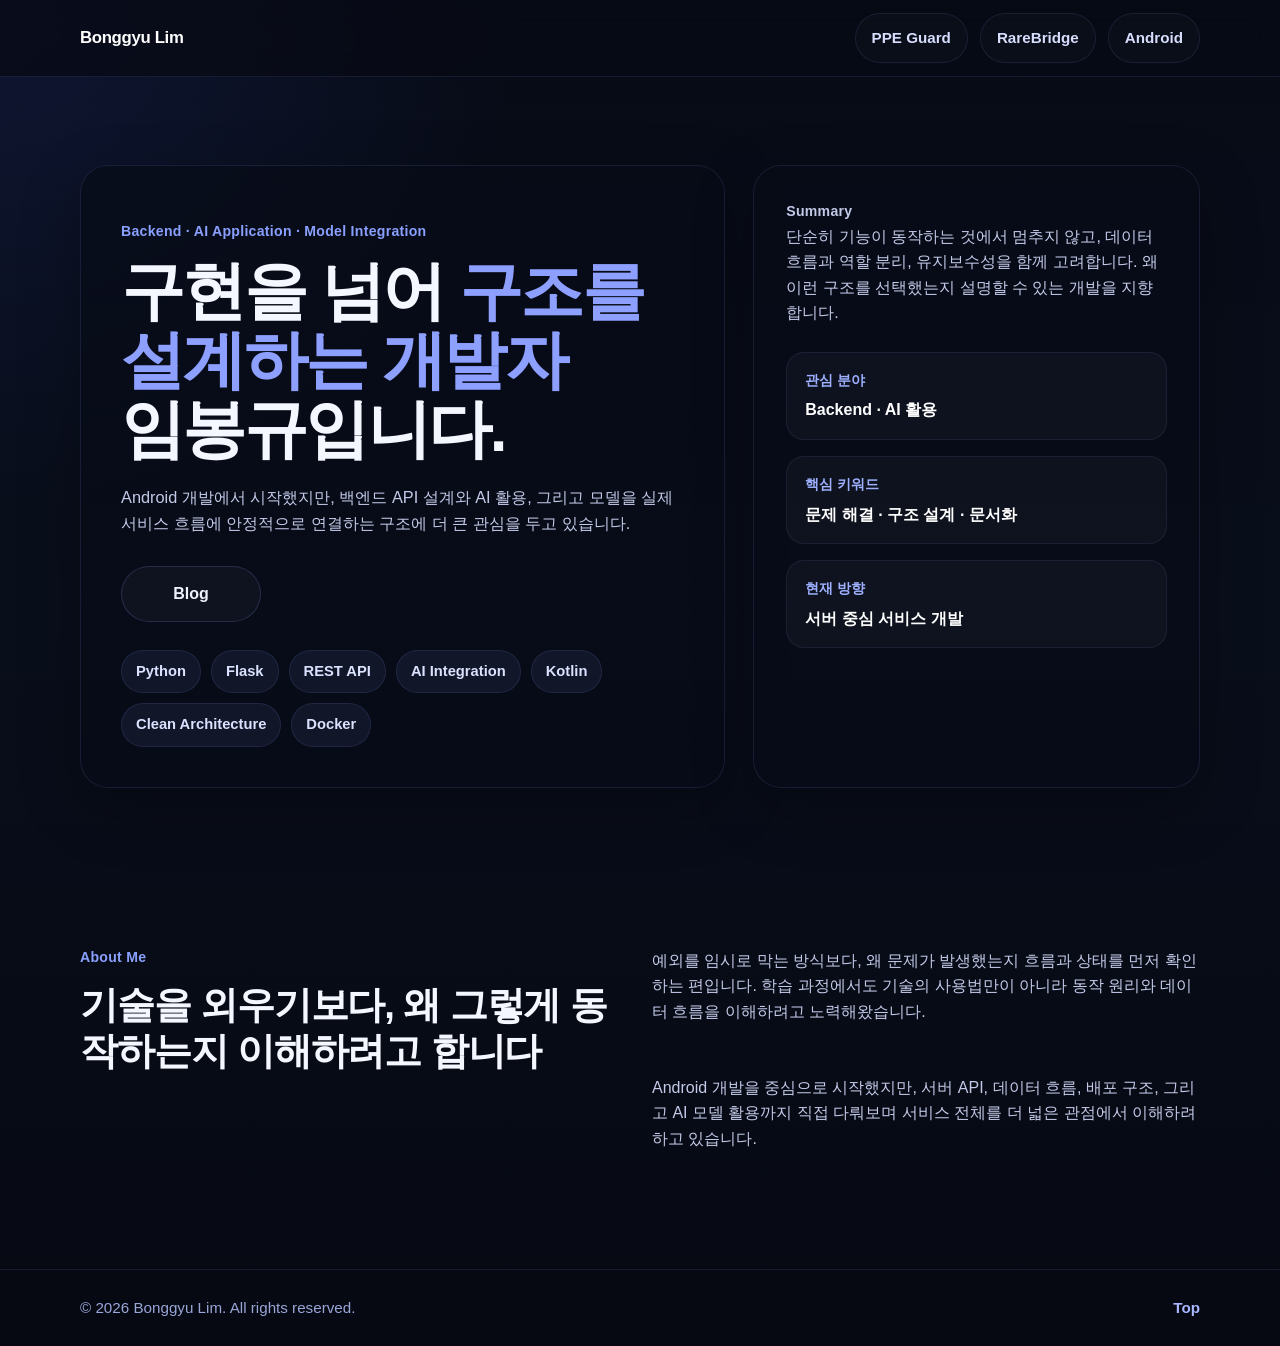
<file: index.html>
<!DOCTYPE html>
<html lang="ko">
<head>
  <meta charset="UTF-8" />
  <meta name="viewport" content="width=device-width, initial-scale=1.0" />
  <title>임봉규 | Portfolio</title>
  <meta
    name="description"
    content="백엔드 · AI 활용 · 모델 연동에 관심이 있는 개발자 임봉규의 포트폴리오"
  />
  <link rel="stylesheet" href="./style.css" />
</head>
<body>
  <header class="header">
    <div class="container nav">
      <a href="./index.html" class="logo">Bonggyu Lim</a>

      <button class="menu-toggle" aria-label="메뉴 열기">
        <span></span><span></span><span></span>
      </button>

      <nav class="nav-links">
        <a href="./pages/ppe-guard.html">PPE Guard</a>
        <a href="./pages/rarebridge.html">RareBridge</a>
        <a href="./pages/android.html">Android</a>
      </nav>
    </div>
  </header>

  <main>
    <section class="hero">
      <div class="container hero-grid">
        <div class="hero-copy">
          <p class="eyebrow">Backend · AI Application · Model Integration</p>

          <h1>
            구현을 넘어
            <span>구조를 설계하는 개발자</span><br />
            임봉규입니다.
          </h1>

          <p class="hero-desc">
            Android 개발에서 시작했지만, 백엔드 API 설계와
            AI 활용, 그리고 모델을 실제 서비스 흐름에 안정적으로 연결하는 구조에
            더 큰 관심을 두고 있습니다.
          </p>

          <div class="hero-actions">
            <a class="btn btn-secondary" href="https://bonggyulim.tistory.com/" target="_blank" rel="noopener noreferrer">
              Blog
            </a>
          </div>

          <ul class="tag-list">
            <li>Python</li>
            <li>Flask</li>
            <li>REST API</li>
            <li>AI Integration</li>
            <li>Kotlin</li>
            <li>Clean Architecture</li>
            <li>Docker</li>
          </ul>
        </div>

        <aside class="summary-card">
          <p class="card-label">Summary</p>
          <p>
            단순히 기능이 동작하는 것에서 멈추지 않고,
            데이터 흐름과 역할 분리, 유지보수성을 함께 고려합니다.
            왜 이런 구조를 선택했는지 설명할 수 있는 개발을 지향합니다.
          </p>

          <div class="summary-points">
            <div class="summary-item">
              <span>관심 분야</span>
              <strong>Backend · AI 활용</strong>
            </div>
            <div class="summary-item">
              <span>핵심 키워드</span>
              <strong>문제 해결 · 구조 설계 · 문서화</strong>
            </div>
            <div class="summary-item">
              <span>현재 방향</span>
              <strong>서버 중심 서비스 개발</strong>
            </div>
          </div>
        </aside>
      </div>
    </section>

    <section class="section">
      <div class="container two-col">
        <div>
          <p class="section-label">About Me</p>
          <h2>기술을 외우기보다, 왜 그렇게 동작하는지 이해하려고 합니다</h2>
        </div>

        <div class="body-copy">
          <p>
            예외를 임시로 막는 방식보다, 왜 문제가 발생했는지 흐름과 상태를 먼저 확인하는 편입니다.
            학습 과정에서도 기술의 사용법만이 아니라 동작 원리와 데이터 흐름을 이해하려고 노력해왔습니다.
          </p>
          <p>
            Android 개발을 중심으로 시작했지만, 서버 API, 데이터 흐름, 배포 구조,
            그리고 AI 모델 활용까지 직접 다뤄보며 서비스 전체를 더 넓은 관점에서 이해하려 하고 있습니다.
          </p>
        </div>
      </div>
    </section>
  </main>

  <footer class="footer">
    <div class="container footer-inner">
      <p>© 2026 Bonggyu Lim. All rights reserved.</p>
      <a href="./index.html" class="text-link">Top</a>
    </div>
  </footer>

  <script src="./script.js"></script>
</body>
</html>
</file>
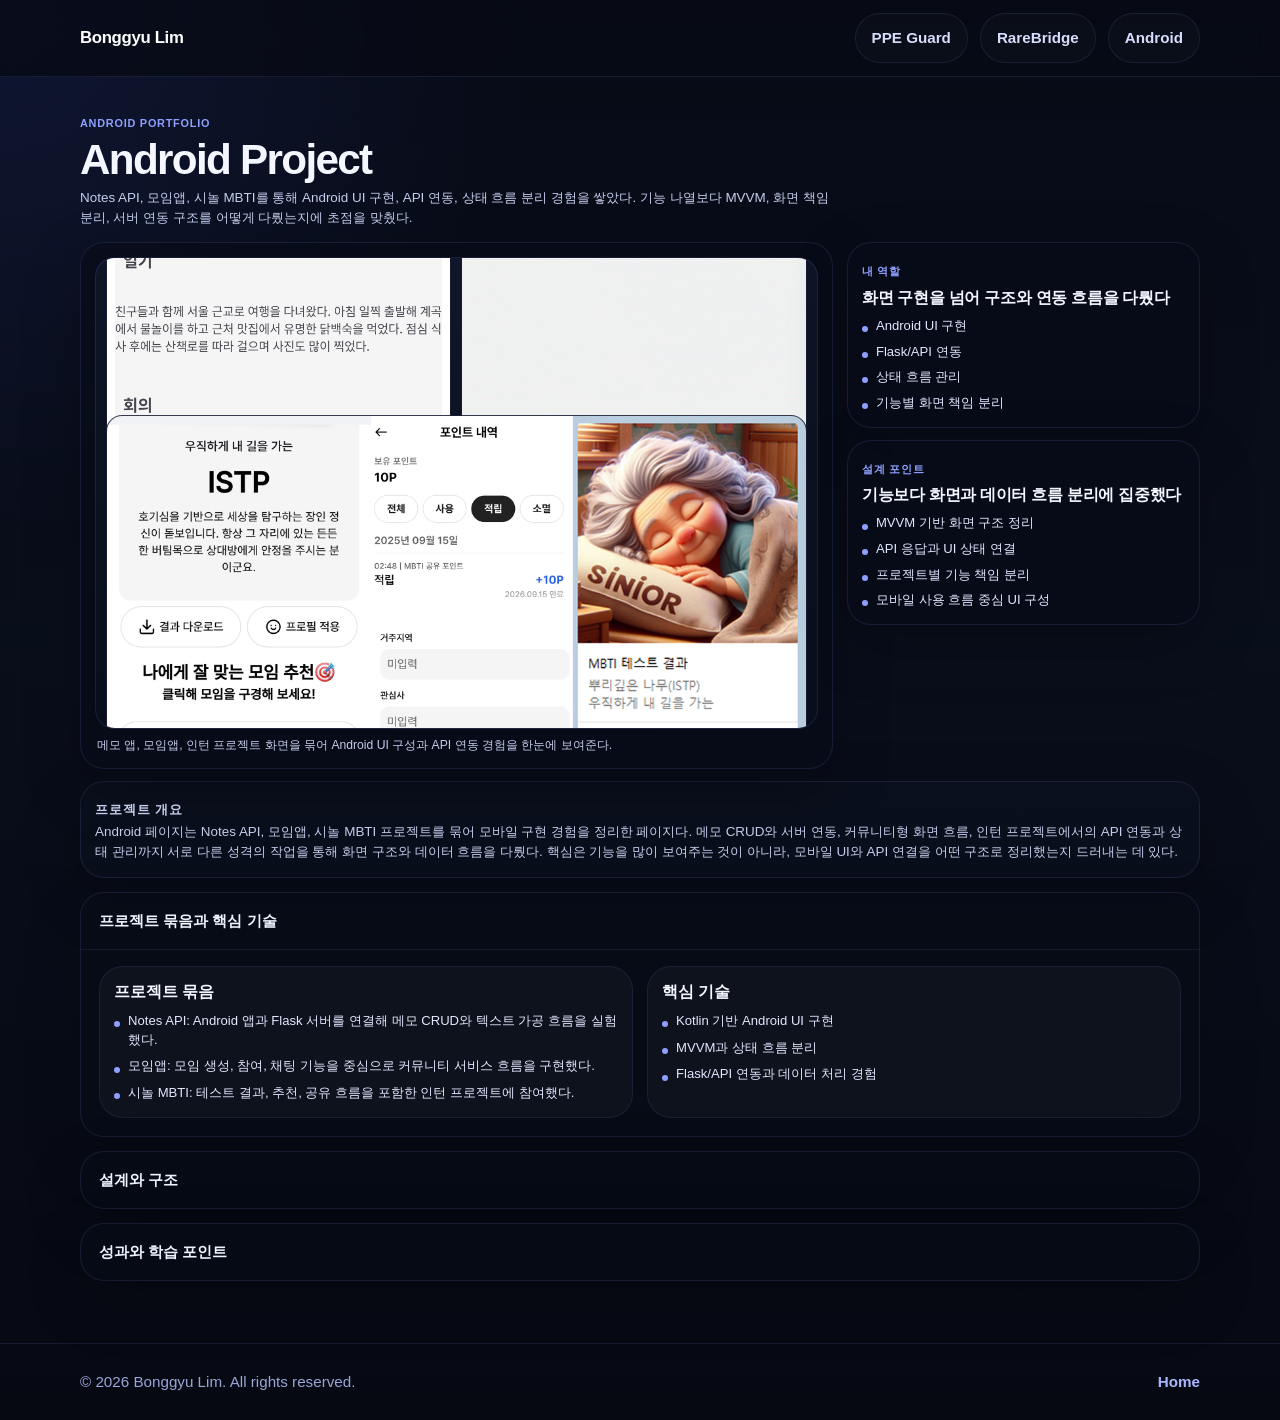
<file: pages/android.html>
<!DOCTYPE html>
<html lang="ko">
<head>
  <meta charset="UTF-8" />
  <meta name="viewport" content="width=device-width, initial-scale=1.0" />
  <title>Android | 임봉규 Portfolio</title>
  <link rel="stylesheet" href="../style.css" />
</head>
<body>
  <header class="header">
    <div class="container nav">
      <a href="../index.html" class="logo">Bonggyu Lim</a>
      <button class="menu-toggle" aria-label="메뉴 열기">
        <span></span><span></span><span></span>
      </button>
      <nav class="nav-links">
        <a href="./ppe-guard.html">PPE Guard</a>
        <a href="./rarebridge.html">RareBridge</a>
        <a href="./android.html">Android</a>
      </nav>
    </div>
  </header>

  <main class="page-wrap project-page">
    <section class="project-shell">
      <div class="container">
        <div class="project-head">
          <p class="project-kicker">Android Portfolio</p>
          <h1>Android Project</h1>
          <p class="project-lead">
            Notes API, 모임앱, 시놀 MBTI를 통해 Android UI 구현, API 연동, 상태 흐름 분리 경험을 쌓았다.
            기능 나열보다 MVVM, 화면 책임 분리, 서버 연동 구조를 어떻게 다뤘는지에 초점을 맞췄다.
          </p>
        </div>

        <section class="project-top">
          <article class="project-media panel">
            <div class="project-media-frame project-media-frame-collage">
              <div class="collage-item">
                <img src="../assets/note_after.png" alt="Notes API 화면" />
              </div>
              <div class="collage-item">
                <img src="../assets/moim_chat.gif" alt="모임앱 채팅 화면" />
              </div>
              <div class="collage-item collage-item-wide">
                <img src="../assets/sinol-main.png" alt="시놀 MBTI 메인 화면" />
              </div>
            </div>
            <p class="project-media-caption">
              메모 앱, 모임앱, 인턴 프로젝트 화면을 묶어 Android UI 구성과 API 연동 경험을 한눈에 보여준다.
            </p>
          </article>

          <aside class="project-side">
            <article class="scan-card panel">
              <p class="scan-card-label">내 역할</p>
              <h2>화면 구현을 넘어 구조와 연동 흐름을 다뤘다</h2>
              <ul class="scan-list">
                <li>Android UI 구현</li>
                <li>Flask/API 연동</li>
                <li>상태 흐름 관리</li>
                <li>기능별 화면 책임 분리</li>
              </ul>
            </article>

            <article class="scan-card panel">
              <p class="scan-card-label">설계 포인트</p>
              <h2>기능보다 화면과 데이터 흐름 분리에 집중했다</h2>
              <ul class="scan-list">
                <li>MVVM 기반 화면 구조 정리</li>
                <li>API 응답과 UI 상태 연결</li>
                <li>프로젝트별 기능 책임 분리</li>
                <li>모바일 사용 흐름 중심 UI 구성</li>
              </ul>
            </article>
          </aside>
        </section>

        <section class="overview-strip panel" id="overview">
          <p class="scan-card-label">프로젝트 개요</p>
          <p>
            Android 페이지는 Notes API, 모임앱, 시놀 MBTI 프로젝트를 묶어 모바일 구현 경험을 정리한 페이지다.
            메모 CRUD와 서버 연동, 커뮤니티형 화면 흐름, 인턴 프로젝트에서의 API 연동과 상태 관리까지 서로 다른
            성격의 작업을 통해 화면 구조와 데이터 흐름을 다뤘다. 핵심은 기능을 많이 보여주는 것이 아니라, 모바일 UI와
            API 연결을 어떤 구조로 정리했는지 드러내는 데 있다.
          </p>
        </section>

        <section class="detail-stack">
          <details class="detail-disclosure" open>
            <summary>프로젝트 묶음과 핵심 기술</summary>
            <div class="detail-grid">
              <article class="detail-panel">
                <h3>프로젝트 묶음</h3>
                <ul class="detail-list compact-list">
                  <li>Notes API: Android 앱과 Flask 서버를 연결해 메모 CRUD와 텍스트 가공 흐름을 실험했다.</li>
                  <li>모임앱: 모임 생성, 참여, 채팅 기능을 중심으로 커뮤니티 서비스 흐름을 구현했다.</li>
                  <li>시놀 MBTI: 테스트 결과, 추천, 공유 흐름을 포함한 인턴 프로젝트에 참여했다.</li>
                </ul>
              </article>
              <article class="detail-panel">
                <h3>핵심 기술</h3>
                <ul class="detail-list compact-list">
                  <li>Kotlin 기반 Android UI 구현</li>
                  <li>MVVM과 상태 흐름 분리</li>
                  <li>Flask/API 연동과 데이터 처리 경험</li>
                </ul>
              </article>
            </div>
          </details>

          <details class="detail-disclosure">
            <summary>설계와 구조</summary>
            <div class="detail-grid">
              <article class="detail-panel">
                <h3>설계 관점</h3>
                <p>
                  Android 프로젝트에서는 화면 구현보다 화면 상태와 데이터 요청이 서로 섞이지 않도록 나누는 데 신경 썼다.
                  기능마다 UI, 상태, API 연동 책임을 구분해 이후 수정과 확장이 가능하도록 구조를 정리했다.
                </p>
              </article>
              <article class="detail-panel">
                <h3>구조 예시</h3>
                <pre class="code-block"><code>app/
|-- data/
|-- domain/
|-- presentation/
|-- di/
`-- ui/</code></pre>
                <p>
                  패키지 분리 기준을 먼저 세워 화면 코드와 데이터 처리 코드를 분리하는 방향으로 접근했다.
                </p>
              </article>
            </div>
          </details>

          <details class="detail-disclosure">
            <summary>성과와 학습 포인트</summary>
            <div class="detail-grid">
              <article class="detail-panel">
                <h3>성과</h3>
                <ul class="detail-list compact-list">
                  <li>Android UI 구현과 서버 연동을 함께 다루는 경험을 쌓았다.</li>
                  <li>프로젝트별로 다른 화면 흐름을 구조적으로 정리해보는 기준을 만들었다.</li>
                  <li>모바일 앱에서 상태 관리와 API 연결을 분리해보는 실전 경험을 확보했다.</li>
                </ul>
              </article>
              <article class="detail-panel">
                <h3>학습 포인트</h3>
                <ul class="detail-list compact-list">
                  <li>MVVM 구조가 화면 수정과 기능 확장에 어떤 이점을 주는지 체감했다.</li>
                  <li>서버 응답과 UI 상태를 연결하는 흐름이 모바일 경험에 큰 영향을 준다는 점을 배웠다.</li>
                  <li>기능 구현보다 화면 책임을 어떻게 나누는지가 유지보수성에 더 중요하다는 기준을 얻었다.</li>
                </ul>
              </article>
            </div>
          </details>
        </section>
      </div>
    </section>
  </main>

  <footer class="footer">
    <div class="container footer-inner">
      <p>© 2026 Bonggyu Lim. All rights reserved.</p>
      <a href="../index.html" class="text-link">Home</a>
    </div>
  </footer>

  <script src="../script.js"></script>
</body>
</html>
</file>
<file: style.css>
* {
  box-sizing: border-box;
}

html {
  scroll-behavior: smooth;
}

body {
  margin: 0;
  font-family: "Pretendard", "Apple SD Gothic Neo", "Noto Sans KR", sans-serif;
  background:
    radial-gradient(circle at top left, rgba(75, 101, 255, 0.12), transparent 28%),
    linear-gradient(180deg, #070b16 0%, #090e1b 45%, #060912 100%);
  color: #f4f7ff;
  line-height: 1.6;
}

a {
  color: inherit;
  text-decoration: none;
}

ul {
  margin: 0;
  padding: 0;
  list-style: none;
}

.container {
  width: min(1120px, calc(100% - 48px));
  margin: 0 auto;
}

.header {
  position: sticky;
  top: 0;
  z-index: 100;
  backdrop-filter: blur(14px);
  background: rgba(8, 11, 20, 0.72);
  border-bottom: 1px solid rgba(138, 155, 255, 0.12);
}

.nav {
  min-height: 76px;
  display: flex;
  align-items: center;
  justify-content: space-between;
  gap: 24px;
}

.logo {
  font-size: 1.05rem;
  font-weight: 800;
  letter-spacing: -0.02em;
  color: #ffffff;
}

.nav-links {
  display: flex;
  align-items: center;
  gap: 12px;
}

.nav-links a {
  padding: 12px 16px;
  border: 1px solid rgba(138, 155, 255, 0.12);
  border-radius: 999px;
  background: rgba(255, 255, 255, 0.02);
  color: #d7defe;
  font-size: 0.95rem;
  font-weight: 600;
  transition: 0.2s ease;
}

.nav-links a:hover {
  transform: translateY(-1px);
  border-color: rgba(138, 155, 255, 0.3);
  background: rgba(112, 130, 255, 0.12);
  color: #ffffff;
}

.menu-toggle {
  display: none;
  flex-direction: column;
  gap: 4px;
  background: transparent;
  border: 0;
  cursor: pointer;
}

.menu-toggle span {
  width: 22px;
  height: 2px;
  border-radius: 999px;
  background: #fff;
}

.hero {
  padding: 88px 0 72px;
}

.hero-grid {
  display: grid;
  grid-template-columns: 1.3fr 0.9fr;
  gap: 28px;
  align-items: stretch;
}

.hero-copy,
.summary-card,
.quick-link-card {
  border: 1px solid rgba(138, 155, 255, 0.12);
  background: rgba(8, 12, 24, 0.7);
  box-shadow: 0 20px 60px rgba(0, 0, 0, 0.28);
}

.hero-copy {
  padding: 40px;
  border-radius: 28px;
}

.eyebrow,
.section-label,
.card-label,
.quick-link-label {
  display: inline-block;
  margin-bottom: 14px;
  color: #89a0ff;
  font-size: 0.88rem;
  font-weight: 700;
  letter-spacing: 0.02em;
}

.hero h1 {
  margin: 0 0 20px;
  font-size: clamp(2.4rem, 5vw, 4.5rem);
  line-height: 1.08;
  letter-spacing: -0.04em;
  word-break: keep-all;
}

.hero h1 span {
  color: #8ea0ff;
}

.hero-desc {
  max-width: 720px;
  margin: 0;
  color: #c3cae8;
  font-size: 1.02rem;
}

.hero-actions {
  display: flex;
  gap: 14px;
  margin-top: 30px;
  flex-wrap: wrap;
}

.btn {
  display: inline-flex;
  align-items: center;
  justify-content: center;
  min-width: 140px;
  padding: 14px 22px;
  border-radius: 999px;
  font-weight: 700;
  transition: 0.2s ease;
}

.btn-primary {
  background: linear-gradient(135deg, #8ea0ff, #6d7cff);
  color: #09101f;
}

.btn-primary:hover {
  transform: translateY(-1px);
  box-shadow: 0 12px 30px rgba(109, 124, 255, 0.28);
}

.btn-secondary {
  border: 1px solid rgba(138, 155, 255, 0.18);
  background: rgba(255, 255, 255, 0.03);
  color: #eef2ff;
}

.btn-secondary:hover {
  transform: translateY(-1px);
  border-color: rgba(138, 155, 255, 0.32);
}

.tag-list {
  display: flex;
  flex-wrap: wrap;
  gap: 10px;
  margin-top: 28px;
}

.tag-list li {
  padding: 9px 14px;
  border-radius: 999px;
  background: rgba(138, 155, 255, 0.08);
  border: 1px solid rgba(138, 155, 255, 0.12);
  color: #dbe2ff;
  font-size: 0.92rem;
  font-weight: 600;
}

.summary-card {
  padding: 32px;
  border-radius: 28px;
}

.summary-card h2 {
  margin: 0 0 14px;
  font-size: 1.8rem;
  line-height: 1.2;
  letter-spacing: -0.03em;
}

.summary-card p {
  margin: 0;
  color: #c3cae8;
}

.summary-points {
  display: grid;
  gap: 16px;
  margin-top: 26px;
}

.summary-item {
  padding: 16px 18px;
  border-radius: 18px;
  background: rgba(255, 255, 255, 0.03);
  border: 1px solid rgba(138, 155, 255, 0.1);
}

.summary-item span {
  display: block;
  margin-bottom: 6px;
  color: #9eb0ff;
  font-size: 0.88rem;
  font-weight: 700;
}

.summary-item strong {
  color: #ffffff;
  font-size: 1rem;
  line-height: 1.5;
}

.section {
  padding: 72px 0;
}

.section-soft {
  padding-top: 0;
}

.quick-links-head,
.two-col {
  display: grid;
  grid-template-columns: 1fr 1fr;
  gap: 24px;
  align-items: start;
}

.quick-links-head h2,
.two-col h2 {
  margin: 0;
  font-size: clamp(1.9rem, 3vw, 2.8rem);
  line-height: 1.2;
  letter-spacing: -0.03em;
}

.section-desc,
.body-copy p {
  color: #c3cae8;
  font-size: 1rem;
}

.body-copy {
  display: grid;
  gap: 18px;
}

.quick-link-grid {
  display: grid;
  grid-template-columns: repeat(3, 1fr);
  gap: 18px;
  margin-top: 30px;
}

.quick-link-card {
  display: block;
  padding: 24px;
  border-radius: 22px;
  transition: 0.2s ease;
}

.quick-link-card:hover {
  transform: translateY(-4px);
  border-color: rgba(138, 155, 255, 0.28);
  background: rgba(17, 24, 44, 0.9);
}

.quick-link-card strong {
  display: block;
  margin-bottom: 10px;
  font-size: 1.35rem;
  color: #ffffff;
}

.quick-link-card p {
  margin: 0;
  color: #c3cae8;
}

.footer {
  border-top: 1px solid rgba(138, 155, 255, 0.12);
  margin-top: 30px;
}

.footer-inner {
  min-height: 76px;
  display: flex;
  align-items: center;
  justify-content: space-between;
  gap: 20px;
  color: #99a6d8;
  font-size: 0.95rem;
}

.text-link {
  color: #a8b7ff;
  font-weight: 700;
}

.page-wrap {
  padding-bottom: 32px;
}

.panel,
.portfolio-card {
  border: 1px solid rgba(138, 155, 255, 0.12);
  background: rgba(8, 12, 24, 0.72);
  box-shadow: 0 20px 60px rgba(0, 0, 0, 0.24);
}

.project-page {
  padding-top: 14px;
}

.project-shell {
  padding: 18px 0 0;
}

.project-head {
  margin-bottom: 14px;
}

.project-kicker,
.scan-card-label {
  display: inline-block;
  margin: 0 0 6px;
  color: #8ea0ff;
  font-size: 0.68rem;
  font-weight: 700;
  letter-spacing: 0.07em;
  text-transform: uppercase;
}

.project-head h1 {
  margin: 0;
  font-size: clamp(1.78rem, 3.3vw, 2.66rem);
  line-height: 1.02;
  letter-spacing: -0.04em;
}

.project-lead,
.overview-strip p,
.project-media-caption,
.detail-panel p {
  color: #c5cdec;
}

.project-lead {
  max-width: 760px;
  margin: 7px 0 0;
  font-size: 0.84rem;
  line-height: 1.48;
}

.project-top {
  display: grid;
  grid-template-columns: minmax(0, 1.45fr) minmax(280px, 0.68fr);
  gap: 14px;
  align-items: start;
}

.project-media,
.scan-card,
.overview-strip,
.detail-panel,
.detail-disclosure {
  border-radius: 24px;
}

.project-media,
.scan-card,
.overview-strip,
.detail-panel {
  padding: 14px;
}

.project-side {
  display: grid;
  gap: 12px;
}

.scan-card h2 {
  margin: 0;
  font-size: 1.03rem;
  line-height: 1.24;
  letter-spacing: -0.02em;
}

.scan-list,
.detail-list {
  display: grid;
  gap: 7px;
  margin-top: 10px;
}

.scan-list li,
.detail-list li,
.compact-story-list li {
  position: relative;
  padding-left: 14px;
  color: #e2e8ff;
  font-size: 0.82rem;
  line-height: 1.42;
}

.scan-list li::before,
.detail-list li::before,
.compact-story-list li::before {
  content: "";
  position: absolute;
  top: 0.7em;
  left: 0;
  width: 6px;
  height: 6px;
  border-radius: 999px;
  background: #8ea0ff;
}

.project-media-frame {
  display: flex;
  align-items: center;
  justify-content: center;
  overflow: hidden;
  border-radius: 20px;
  border: 1px solid rgba(138, 155, 255, 0.12);
  background:
    linear-gradient(180deg, rgba(16, 22, 40, 0.95), rgba(10, 14, 28, 0.95)),
    radial-gradient(circle at top, rgba(142, 160, 255, 0.14), transparent 60%);
}

.project-media-frame-large {
  min-height: 332px;
  max-height: 430px;
}

.project-media-frame img,
.project-media-frame video {
  width: 100%;
  height: 100%;
  object-fit: cover;
  display: block;
}

.project-media-caption {
  margin: 8px 2px 0;
  font-size: 0.76rem;
  line-height: 1.4;
}

.project-media-frame-collage {
  display: grid;
  grid-template-columns: 1fr 1fr;
  grid-template-rows: 220px 220px;
  gap: 10px;
  padding: 10px;
}

.collage-item {
  overflow: hidden;
  border-radius: 16px;
  border: 1px solid rgba(138, 155, 255, 0.12);
  background: rgba(6, 10, 20, 0.85);
}

.collage-item-wide {
  grid-column: span 2;
}

.collage-item img {
  width: 100%;
  height: 100%;
  object-fit: cover;
  display: block;
}

.overview-strip {
  margin-top: 12px;
  background: rgba(11, 16, 30, 0.76);
}

.overview-strip p {
  margin: 0;
  font-size: 0.84rem;
  line-height: 1.52;
}

.detail-stack {
  display: grid;
  gap: 14px;
  margin-top: 14px;
}

.detail-disclosure {
  border: 1px solid rgba(138, 155, 255, 0.12);
  background: rgba(8, 12, 24, 0.62);
  box-shadow: 0 20px 60px rgba(0, 0, 0, 0.18);
  overflow: hidden;
}

.detail-disclosure summary {
  cursor: pointer;
  list-style: none;
  padding: 16px 18px;
  font-size: 0.95rem;
  font-weight: 700;
  color: #edf2ff;
}

.detail-disclosure summary::-webkit-details-marker {
  display: none;
}

.detail-disclosure[open] summary {
  border-bottom: 1px solid rgba(138, 155, 255, 0.1);
}

.detail-grid {
  display: grid;
  grid-template-columns: repeat(2, minmax(0, 1fr));
  gap: 14px;
  padding: 16px 18px 18px;
}

.detail-panel {
  background: rgba(255, 255, 255, 0.03);
  border: 1px solid rgba(138, 155, 255, 0.1);
}

.detail-panel h3 {
  margin: 0 0 10px;
  font-size: 0.98rem;
  line-height: 1.35;
}

.detail-panel p {
  margin: 0;
  font-size: 0.93rem;
  line-height: 1.66;
}

.compact-list {
  gap: 8px;
  margin-top: 10px;
}

.compact-story-list {
  display: grid;
  gap: 12px;
  margin: 12px 0 0;
  padding: 0;
  list-style: none;
}

.compact-story-list strong,
.detail-panel strong {
  display: block;
  margin-bottom: 4px;
  color: #ffffff;
  font-size: 0.94rem;
}

.compact-story-list span {
  display: block;
  margin-top: 4px;
  color: #c5cdec;
  font-size: 0.9rem;
  line-height: 1.58;
}

.code-block {
  margin: 12px 0 0;
  padding: 16px 18px;
  border-radius: 18px;
  border: 1px solid rgba(138, 155, 255, 0.12);
  background: rgba(4, 8, 18, 0.85);
  color: #dbe3ff;
  overflow-x: auto;
  font-size: 0.86rem;
  line-height: 1.58;
}

.code-block code {
  font-family: "Consolas", "SFMono-Regular", monospace;
}

@media (max-width: 960px) {
  .hero-grid,
  .quick-links-head,
  .two-col,
  .quick-link-grid {
    grid-template-columns: 1fr;
  }

  .project-top,
  .detail-grid {
    grid-template-columns: 1fr;
  }

  .hero {
    padding: 64px 0 56px;
  }

  .hero-copy,
  .summary-card {
    padding: 28px;
  }

  .project-media-frame-large {
    min-height: 300px;
    max-height: 390px;
  }
}

@media (max-width: 760px) {
  .menu-toggle {
    display: flex;
  }

  .nav {
    position: relative;
  }

  .nav-links {
    position: absolute;
    top: calc(100% + 12px);
    right: 0;
    left: 0;
    display: none;
    flex-direction: column;
    align-items: stretch;
    padding: 14px;
    border-radius: 18px;
    background: rgba(8, 11, 20, 0.96);
    border: 1px solid rgba(138, 155, 255, 0.12);
  }

  .nav-links.open {
    display: flex;
  }

  .nav-links a {
    width: 100%;
    text-align: center;
  }

  .container {
    width: min(100% - 32px, 1120px);
  }

  .hero h1 {
    font-size: 2.3rem;
  }

  .summary-card h2,
  .quick-links-head h2,
  .two-col h2 {
    font-size: 1.7rem;
  }

  .project-shell {
    padding-top: 16px;
  }

  .project-head h1 {
    font-size: 1.9rem;
  }

  .project-lead,
  .overview-strip p,
  .detail-panel p,
  .scan-list li,
  .detail-list li,
  .compact-story-list li {
    font-size: 0.92rem;
  }

  .project-media,
  .scan-card,
  .overview-strip,
  .detail-panel {
    padding: 16px;
  }

  .project-media-frame-large {
    min-height: 240px;
    max-height: 320px;
  }

  .project-media-frame-collage {
    grid-template-columns: 1fr;
    grid-template-rows: 180px 180px 180px;
  }

  .collage-item-wide {
    grid-column: span 1;
  }

  .footer-inner {
    flex-direction: column;
    justify-content: center;
    padding: 20px 0;
  }
}
</file>
